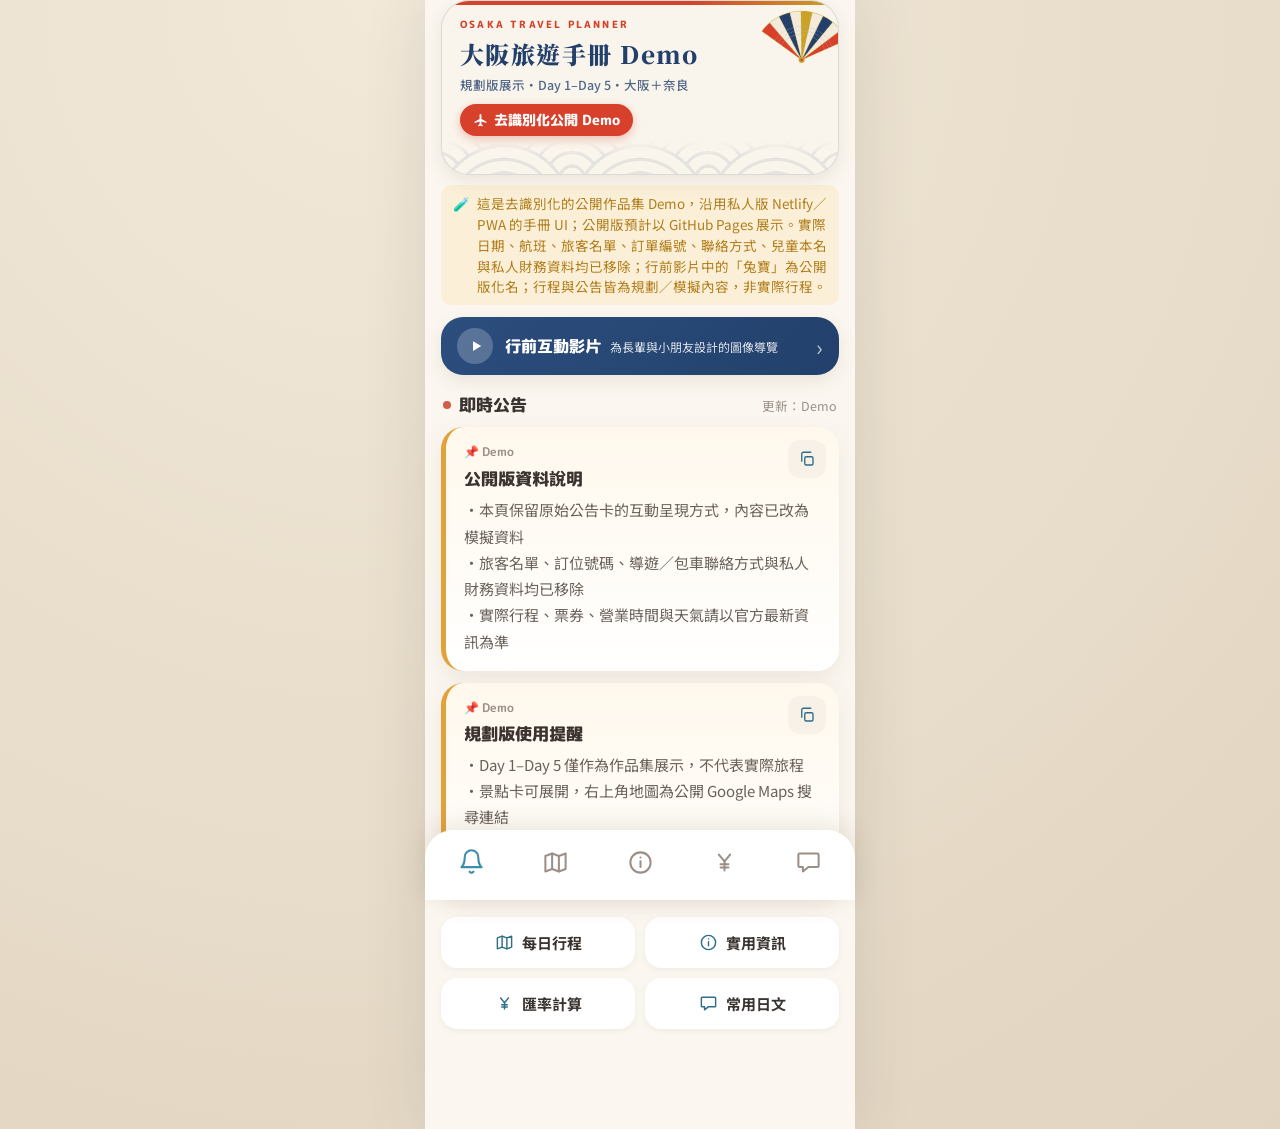
<file: index.html>
<!DOCTYPE html>
<html lang="zh-Hant">
<head>
<meta charset="UTF-8">
<meta name="viewport" content="width=device-width, initial-scale=1.0, maximum-scale=1.0, user-scalable=no">
<title>大阪旅遊手冊 Demo</title>
<meta name="theme-color" content="#173C60">
<link rel="icon" type="image/png" href="assets/app-icon-osaka-v3.png?v=20260717c">
<link rel="apple-touch-icon" href="assets/app-icon-osaka-v3.png?v=20260717c">
<link rel="preconnect" href="https://fonts.googleapis.com">
<link rel="preconnect" href="https://fonts.gstatic.com" crossorigin>
<link href="https://fonts.googleapis.com/css2?family=Noto+Sans+TC:wght@400;500;700;900&family=M+PLUS+Rounded+1c:wght@700;800;900&family=Noto+Serif+TC:wght@700;900&display=swap" rel="stylesheet">
<link rel="stylesheet" href="styles.css">
</head>
<body>
<div id="app">
  <section id="screen-home" class="screen active"></section>
  <section id="screen-trip" class="screen"></section>
  <section id="screen-info" class="screen"></section>
  <section id="screen-rate" class="screen"></section>
  <section id="screen-jp" class="screen"></section>
</div>

<nav class="nav" id="nav">
  <button data-tab="home" class="active" aria-label="公告"><span class="nicon"><svg viewBox="0 0 24 24" fill="none" stroke="currentColor" stroke-width="1.8" stroke-linecap="round" stroke-linejoin="round"><path d="M18 8a6 6 0 1 0-12 0c0 7-3 9-3 9h18s-3-2-3-9"/><path d="M13.7 21a2 2 0 0 1-3.4 0"/></svg></span></button>
  <button data-tab="trip" aria-label="行程"><span class="nicon"><svg viewBox="0 0 24 24" fill="none" stroke="currentColor" stroke-width="1.8" stroke-linecap="round" stroke-linejoin="round"><path d="M9 4 3 6.2v13.8l6-2.2 6 2.2 6-2.2V4l-6 2.2L9 4Z"/><path d="M9 4v13.8M15 6.2V20"/></svg></span></button>
  <button data-tab="info" aria-label="資訊"><span class="nicon"><svg viewBox="0 0 24 24" fill="none" stroke="currentColor" stroke-width="1.8" stroke-linecap="round" stroke-linejoin="round"><circle cx="12" cy="12" r="9"/><path d="M12 11v5"/><path d="M12 7.6h.01"/></svg></span></button>
  <button data-tab="rate" aria-label="匯率"><span class="nicon"><svg viewBox="0 0 24 24" fill="none" stroke="currentColor" stroke-width="1.8" stroke-linecap="round" stroke-linejoin="round"><path d="M7 5l5 6 5-6"/><path d="M12 11v8"/><path d="M8.5 13.5h7M8.5 16.5h7"/></svg></span></button>
  <button data-tab="jp" aria-label="日文"><span class="nicon"><svg viewBox="0 0 24 24" fill="none" stroke="currentColor" stroke-width="1.8" stroke-linecap="round" stroke-linejoin="round"><path d="M20 4H4a1 1 0 0 0-1 1v10a1 1 0 0 0 1 1h3v4l5-4h8a1 1 0 0 0 1-1V5a1 1 0 0 0-1-1Z"/></svg></span></button>
</nav>

<div class="toast" id="toast"></div>

<script src="demo-data.js"></script>
<script src="app.js"></script>
</body>
</html>
</file>
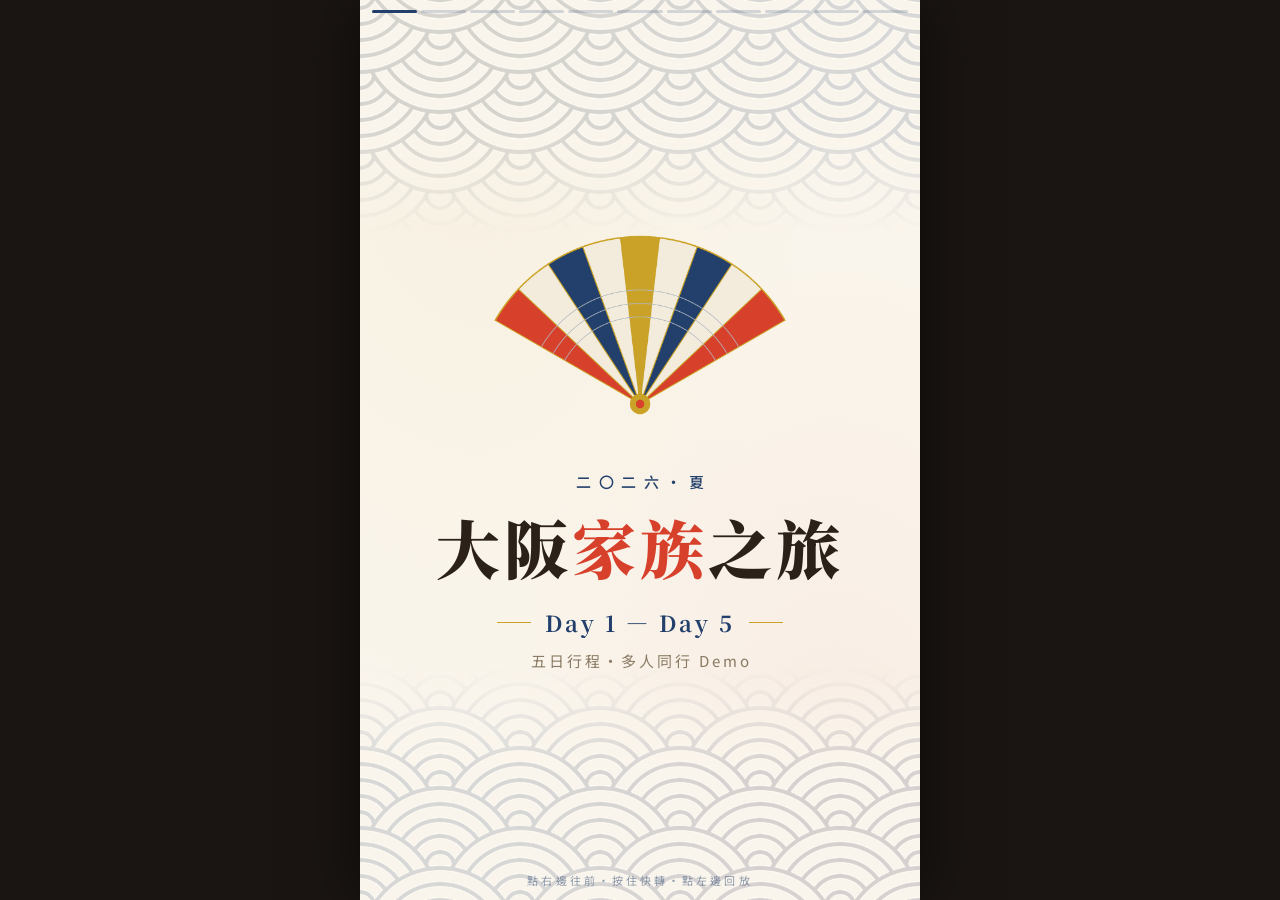
<file: 行前影片/index.html>
<!DOCTYPE html>
<html lang="zh-Hant">
<head>
<meta charset="UTF-8">
<meta name="viewport" content="width=device-width, initial-scale=1, viewport-fit=cover">
<title>大阪家族之旅 Demo｜行前互動導覽</title>
<meta name="description" content="大阪家族之旅公開 Demo 的行前互動導覽，手機直向優先。">
<link rel="preconnect" href="https://fonts.googleapis.com">
<link rel="preconnect" href="https://fonts.gstatic.com" crossorigin>
<link href="https://fonts.googleapis.com/css2?family=Noto+Serif+TC:wght@500;700;900&family=Noto+Sans+TC:wght@400;500;700&display=swap" rel="stylesheet">
<style>
:root{
  --cream:#FAF5EC;
  --cream-deep:#F3EBDC;
  --verm:#D7402B;
  --indigo:#22406B;
  --gold:#C9A227;
  --ink:#2B2118;
  --serif:'Noto Serif TC',serif;
  --sans:'Noto Sans TC',sans-serif;
}
*{margin:0;padding:0;box-sizing:border-box}
html,body{height:100%}
body{
  font-family:var(--sans);
  background:#1A1512;
  color:var(--ink);
  overflow:hidden;
  -webkit-tap-highlight-color:transparent;
  user-select:none;
  -webkit-user-select:none;
  -webkit-touch-callout:none;
  touch-action:manipulation;
}
#stage{
  position:fixed;inset:0;margin:auto;
  width:100%;height:100dvh;
  max-width:560px;
  overflow:hidden;
  background:var(--cream);
  box-shadow:0 0 60px rgba(0,0,0,.55);
}
@media (min-width:561px){ #stage{height:min(100dvh, 178vw)} }

/* ---------- progress ---------- */
#progress{
  position:absolute;top:0;left:0;right:0;z-index:40;
  display:flex;gap:4px;
  padding:calc(env(safe-area-inset-top, 0px) + 10px) 12px 0;
}
#progress span{
  flex:1;height:3px;border-radius:2px;
  background:rgba(255,255,255,.38);
  overflow:hidden;position:relative;
}
#progress span::after{
  content:"";position:absolute;inset:0;
  background:#fff;
  transform:scaleX(0);transform-origin:left;
}
#progress span.done::after{transform:scaleX(1)}
#progress span.active::after{
  animation:seg linear forwards;
  animation-duration:var(--dur,8s);
}
@keyframes seg{to{transform:scaleX(1)}}
body.washi-scene #progress span{background:rgba(34,64,107,.18)}
body.washi-scene #progress span::after{background:var(--indigo)}

/* ---------- scenes ---------- */
.scene{
  position:absolute;inset:0;
  opacity:0;visibility:hidden;
  transition:opacity .9s ease;
  z-index:1;
}
.scene.on{opacity:1;visibility:visible;z-index:2}

/* washi texture base for paper scenes */
.washi{
  background:
    radial-gradient(ellipse at 20% 10%, rgba(201,162,39,.06), transparent 55%),
    radial-gradient(ellipse at 85% 90%, rgba(215,64,43,.05), transparent 50%),
    var(--cream);
}
.seigaiha-band{
  position:absolute;left:0;right:0;height:26%;
  background:url("assets/art/seigaiha_indigo.png") repeat;
  background-size:160px 80px;
  pointer-events:none;
}
.seigaiha-band.bottom{bottom:0;-webkit-mask-image:linear-gradient(to top,#000 55%,transparent);mask-image:linear-gradient(to top,#000 55%,transparent)}
.seigaiha-band.top{top:0;transform:scaleY(-1);-webkit-mask-image:linear-gradient(to top,#000 55%,transparent);mask-image:linear-gradient(to top,#000 55%,transparent)}

/* entrance choreography (retriggered per scene via .on) */
.rise{opacity:0;transform:translateY(26px)}
.on .rise{animation:rise .9s cubic-bezier(.2,.7,.2,1) forwards;animation-delay:var(--d,0s)}
@keyframes rise{to{opacity:1;transform:none}}

/* ---------- scene 1 · title ---------- */
#s-title{display:flex;flex-direction:column;align-items:center;justify-content:center;text-align:center;padding:24px}
#s-title .sun{width:min(64vw,300px);margin-bottom:5vh}
#s-title .sun img{width:100%;height:auto;animation:floaty 5s ease-in-out infinite alternate}
@keyframes spin{to{transform:rotate(360deg)}}
@keyframes floaty{from{transform:translateY(0)}to{transform:translateY(-10px)}}
#s-title .kicker{
  font-family:var(--sans);font-weight:500;letter-spacing:.5em;text-indent:.5em;
  color:var(--indigo);font-size:clamp(12px,3.2vw,15px);margin-bottom:14px;
}
#s-title h1{
  font-family:var(--serif);font-weight:900;color:var(--ink);
  font-size:clamp(38px,11vw,64px);line-height:1.28;letter-spacing:.06em;
}
#s-title h1 .accent{color:var(--verm)}
#s-title .dates{
  margin-top:20px;display:inline-flex;align-items:center;gap:14px;
  font-family:var(--serif);font-weight:700;color:var(--indigo);
  font-size:clamp(16px,4.6vw,22px);letter-spacing:.12em;
}
#s-title .dates::before,#s-title .dates::after{
  content:"";width:34px;height:1px;background:var(--gold);
}
#s-title .sub{
  margin-top:12px;color:#8A7A63;font-size:clamp(13px,3.6vw,15px);letter-spacing:.2em;text-indent:.2em;
}

/* ---------- scene 2 · birthday dedication ---------- */
#s-dedic{display:flex;flex-direction:column;align-items:center;justify-content:center;text-align:center;padding:24px}
#s-dedic .daruma{width:min(38vw,190px);margin-bottom:5vh}
#s-dedic .daruma img{width:100%}
#s-dedic p{
  font-family:var(--serif);font-weight:700;color:var(--ink);
  font-size:clamp(22px,6.4vw,34px);line-height:1.9;letter-spacing:.08em;
}
#s-dedic p .accent{color:var(--verm);font-weight:900}
#s-dedic .note{
  margin-top:3.5vh;font-family:var(--sans);font-weight:400;color:#8A7A63;
  font-size:clamp(12px,3.4vw,14px);letter-spacing:.3em;text-indent:.3em;
}

/* ---------- scene 3 · boarding passes ---------- */
#s-fly,#s-back{display:flex;flex-direction:column;justify-content:flex-end;background:#0E1B2E}
#s-fly .bg,#s-back .bg{position:absolute;inset:0}
#s-fly .bg img,#s-back .bg img{width:100%;height:100%;object-fit:cover;opacity:.82}
#s-fly .bg::after,#s-back .bg::after{content:"";position:absolute;inset:0;background:linear-gradient(to top,rgba(10,18,32,.92) 0%,rgba(10,18,32,.45) 45%,rgba(10,18,32,.08) 75%)}
#s-fly .head,#s-back .head{position:relative;z-index:2;padding:0 22px 8px;color:#fff}
#s-fly .head .jp,#s-back .head .jp{font-size:clamp(12px,3.4vw,14px);letter-spacing:.42em;opacity:.85}
#s-fly .head h2,#s-back .head h2{font-family:var(--serif);font-weight:900;font-size:clamp(26px,7.6vw,40px);letter-spacing:.1em;margin-top:6px}
#s-fly .passes,#s-back .passes{position:relative;z-index:2;padding:14px 16px calc(env(safe-area-inset-bottom,0px) + 44px);display:grid;gap:12px}
.pass{
  background:var(--cream);border-radius:12px;overflow:hidden;
  display:grid;grid-template-columns:1fr 86px;
  box-shadow:0 12px 30px rgba(0,0,0,.4);
}
.pass .main{padding:12px 14px 14px}
.pass .row1{display:flex;justify-content:space-between;align-items:baseline;margin-bottom:10px}
.pass .airline{font-weight:700;font-size:12px;letter-spacing:.14em;color:var(--indigo)}
.pass.verm .airline{color:var(--verm)}
.pass .group{font-family:var(--serif);font-weight:700;font-size:13px;color:var(--ink);background:var(--cream-deep);padding:2px 8px;border-radius:4px}
.pass .route{display:flex;align-items:center;gap:10px}
.pass .apt{text-align:center}
.pass .apt b{display:block;font-family:var(--serif);font-weight:900;font-size:clamp(24px,7vw,30px);letter-spacing:.04em;color:var(--ink)}
.pass .apt i{font-style:normal;font-size:11px;color:#8A7A63;display:block;margin-top:2px}
.pass .path{flex:1;display:flex;flex-direction:column;align-items:center;gap:3px}
.pass .path .line{width:100%;height:1px;background:repeating-linear-gradient(90deg,var(--indigo) 0 6px,transparent 6px 11px);position:relative}
.pass.verm .path .line{background:repeating-linear-gradient(90deg,var(--verm) 0 6px,transparent 6px 11px)}
.pass .path svg{width:18px;height:18px}
.pass .path .fno{font-size:11px;font-weight:700;letter-spacing:.1em;color:var(--indigo)}
.pass.verm .path .fno{color:var(--verm)}
.pass .stub{
  border-left:2px dashed rgba(43,33,24,.25);
  display:flex;flex-direction:column;align-items:center;justify-content:center;gap:6px;
  padding:10px 6px;background:var(--cream-deep);
}
.pass .stub .t{font-size:10px;color:#8A7A63;letter-spacing:.1em}
.pass .stub .n{font-family:var(--serif);font-weight:900;font-size:20px;color:var(--ink)}
.pass .stub .bar{width:52px;height:26px;background:repeating-linear-gradient(90deg,var(--ink) 0 2px,transparent 2px 4px)}
#s-fly .meet,#s-back .meet{
  position:relative;z-index:2;order:3;margin:2px 22px calc(env(safe-area-inset-bottom,0px) + 18px);
  color:#EAD9A6;font-size:clamp(13px,3.7vw,15px);letter-spacing:.14em;text-align:center;
}
#s-fly .passes,#s-back .passes{padding-bottom:10px}

/* ---------- day scenes (photo stories) ---------- */
.day{background:#141010}
.day .photos,.day .photos figure{position:absolute;inset:0}
.day .photos figure{opacity:0;transition:opacity 1.1s ease}
.day .photos figure.show{opacity:1}
.day .photos img{width:100%;height:100%;object-fit:cover}
.on .photos figure.show img{animation:kenburns 9s ease-out forwards}
@keyframes kenburns{from{transform:scale(1.02)}to{transform:scale(1.13)}}
.day .photos figure:nth-child(even).show img{transform-origin:20% 30%}
.day .photos figure:nth-child(odd).show img{transform-origin:80% 70%}
.day .shade{position:absolute;inset:0;pointer-events:none;
  background:linear-gradient(to top,rgba(15,10,8,.88) 0%,rgba(15,10,8,.35) 34%,rgba(15,10,8,0) 55%),
             linear-gradient(to bottom,rgba(15,10,8,.5) 0%,rgba(15,10,8,0) 22%)}
.day .tab{
  position:absolute;top:calc(env(safe-area-inset-top,0px) + 34px);right:16px;z-index:5;
  writing-mode:vertical-rl;
  font-family:var(--serif);font-weight:700;
  color:var(--cream);background:var(--verm);
  padding:14px 7px;font-size:15px;letter-spacing:.3em;
  border-radius:3px;box-shadow:0 4px 14px rgba(0,0,0,.35);
}
.day.indigo .tab{background:var(--indigo)}
.day.gold .tab{background:var(--gold);color:#3A2E10}
.day .cap{
  position:absolute;left:0;right:0;bottom:0;z-index:5;
  padding:0 22px calc(env(safe-area-inset-bottom,0px) + 40px);color:#fff;
}
.day .cap .date{
  font-size:clamp(11px,3vw,13px);letter-spacing:.4em;color:#EAD9A6;margin-bottom:8px;
}
.day .cap h2{
  font-family:var(--serif);font-weight:900;
  font-size:clamp(28px,8.4vw,44px);letter-spacing:.08em;line-height:1.3;
}
.day .cap .spots{margin-top:12px;min-height:1.6em;position:relative}
.day .cap .spots span{
  position:absolute;left:0;top:0;opacity:0;transition:opacity .8s ease;
  font-size:clamp(17px,5vw,21px);font-weight:700;letter-spacing:.1em;color:rgba(255,255,255,.96);
  text-shadow:0 1px 8px rgba(0,0,0,.5);
}
.day .cap .spots span.show{opacity:1}
.day .art-accent{position:absolute;z-index:4;pointer-events:none}

/* ---------- scene 8 · birthday day4 extra ---------- */
#s-d4 .cap .date{color:#FFD98A}

/* ---------- scene 9 · finale ---------- */
#s-end{background:#141010;display:flex;flex-direction:column;align-items:center;justify-content:flex-end;text-align:center}
#s-end .bg{position:absolute;inset:0}
#s-end .bg img{width:100%;height:100%;object-fit:cover;opacity:.7}
#s-end .bg::after{content:"";position:absolute;inset:0;background:linear-gradient(to top,rgba(12,8,6,.94) 8%,rgba(12,8,6,.6) 60%,rgba(12,8,6,.3))}
#s-end .torii{position:relative;z-index:2;width:min(34vw,170px)}
#s-end .torii img{width:100%}
#s-end .fin{position:relative;z-index:25;padding:3vh 24px calc(env(safe-area-inset-bottom,0px) + 5vh)}
#s-end h2{
  font-family:var(--serif);font-weight:900;color:#fff;
  font-size:clamp(28px,8.6vw,46px);letter-spacing:.1em;line-height:1.5;
}
#s-end h2 .accent{color:#F2B33D}
#s-end .fin p{margin-top:14px;color:rgba(255,255,255,.8);font-size:clamp(13px,3.7vw,15px);letter-spacing:.2em}
#s-end .actions{margin-top:4vh;display:flex;gap:12px;justify-content:center;flex-wrap:wrap}
#s-end .actions a,#s-end .actions button{
  font-family:var(--sans);font-weight:700;font-size:15px;letter-spacing:.1em;
  padding:13px 26px;border-radius:999px;cursor:pointer;min-height:48px;
  border:1.5px solid rgba(255,255,255,.55);background:transparent;color:#fff;
  text-decoration:none;display:inline-flex;align-items:center;gap:8px;
  transition:background .25s,color .25s,border-color .25s;
}
#s-end .actions .primary{background:var(--verm);border-color:var(--verm)}
#s-end .actions a:hover,#s-end .actions button:hover{background:rgba(255,255,255,.14)}
#s-end .actions .primary:hover{background:#C13221}

/* ---------- hint & tap zones ---------- */
#hint{
  position:absolute;bottom:calc(env(safe-area-inset-bottom,0px) + 12px);left:0;right:0;z-index:30;
  text-align:center;font-size:11px;letter-spacing:.28em;color:rgba(255,255,255,.55);
  pointer-events:none;transition:opacity .6s;
}
body.washi-scene #hint{color:rgba(34,64,107,.5)}
#tap-prev,#tap-next{position:absolute;top:0;bottom:0;z-index:20;background:transparent;border:0;cursor:pointer;touch-action:manipulation}
#tap-prev{left:0;width:32%}
#tap-next{right:0;width:68%}
body.finale #tap-prev,body.finale #tap-next{bottom:45%}

/* ---------- reduced motion ---------- */
@media (prefers-reduced-motion: reduce){
  .on .photos figure.show img{animation:none}
  #s-title .sun img,#s-end .torii img{animation:none}
  .on .rise{animation-duration:.01s}
  .scene{transition-duration:.2s}
}
</style>
</head>
<body>
<div id="stage">
  <div id="progress" aria-hidden="true"></div>

  <!-- 1 · title -->
  <section class="scene washi" id="s-title" data-dur="7000" data-paper>
    <div class="seigaiha-band top"></div>
    <div class="seigaiha-band bottom"></div>
    <div class="sun rise" style="--d:.1s"><img src="assets/art/fan.png" alt=""></div>
    <p class="kicker rise" style="--d:.35s">二〇二六・夏</p>
    <h1 class="rise" style="--d:.5s">大阪<span class="accent">家族</span>之旅</h1>
    <p class="dates rise" style="--d:.75s">Day 1 — Day 5</p>
    <p class="sub rise" style="--d:.95s">五日行程・多人同行 Demo</p>
  </section>

  <!-- 2 · dedication -->
  <section class="scene washi" id="s-dedic" data-dur="6500" data-paper>
    <div class="seigaiha-band bottom"></div>
    <div class="daruma rise" style="--d:.1s"><img src="assets/art/daruma.png" alt="許願達摩，左眼已點——祝旅途平安"></div>
    <p class="rise" style="--d:.4s">這一趟，<br>為了 <span class="accent">兔寶</span><br>的生日旅行</p>
    <p class="note rise" style="--d:.7s">全家人，一起去大阪</p>
  </section>

  <!-- 3 · boarding -->
  <section class="scene" id="s-fly" data-dur="11000">
    <div class="bg"><img src="assets/photos/open_wing.jpg" alt="機翼與雲海"></div>
    <div class="head rise" style="--d:.1s">
      <p class="jp">Day 1・出發</p>
      <h2>啟程</h2>
    </div>
    <div class="passes">
      <div class="pass rise" style="--d:.45s">
        <div class="main">
          <div class="row1"><span class="airline">公開版示意</span><span class="group">旅伴 A 組（Demo）</span></div>
          <div class="route">
            <div class="apt"><b>台北</b><i>出發・Demo</i></div>
            <div class="path">
              <span class="fno">DEMO-01</span>
              <div class="line"></div>
              <svg viewBox="0 0 24 24" fill="var(--indigo)" aria-hidden="true"><path d="M21.5 15.5c.83 0 1.5-.67 1.5-1.5s-.67-1.5-1.5-1.5h-5.1L10 3H7.6l3.2 9.5H5.3l-1.9-2.4H1.5l1.9 3.9-1.9 3.9h1.9l1.9-2.4h5.5L7.6 25H10l6.4-9.5h5.1Z" transform="scale(.85) translate(1 -1)"/></svg>
            </div>
            <div class="apt"><b>大阪</b><i>抵達・Demo</i></div>
          </div>
        </div>
        <div class="stub"><span class="t">航廈</span><span class="n">T1</span><span class="bar"></span></div>
      </div>
      <div class="pass verm rise" style="--d:.65s">
        <div class="main">
          <div class="row1"><span class="airline">公開版示意</span><span class="group">旅伴 B 組（Demo）</span></div>
          <div class="route">
            <div class="apt"><b>異地</b><i>出發・Demo</i></div>
            <div class="path">
              <span class="fno">DEMO-02</span>
              <div class="line"></div>
              <svg viewBox="0 0 24 24" fill="var(--verm)" aria-hidden="true"><path d="M21.5 15.5c.83 0 1.5-.67 1.5-1.5s-.67-1.5-1.5-1.5h-5.1L10 3H7.6l3.2 9.5H5.3l-1.9-2.4H1.5l1.9 3.9-1.9 3.9h1.9l1.9-2.4h5.5L7.6 25H10l6.4-9.5h5.1Z" transform="scale(.85) translate(1 -1)"/></svg>
            </div>
            <div class="apt"><b>大阪</b><i>抵達・Demo</i></div>
          </div>
        </div>
        <div class="stub"><span class="t">航廈</span><span class="n">T3</span><span class="bar"></span></div>
      </div>
    </div>
    <p class="meet rise" style="--d:.9s">抵達後・關西機場集合，接續行程</p>
  </section>

  <!-- 3b · hotels -->
  <section class="scene day indigo" id="s-hotel" data-dur="10000">
    <div class="photos">
      <figure><img src="assets/photos/d1_parkfront.jpg" alt="Park Front 飯店夜景"></figure>
      <figure><img src="assets/photos/d3_omo7.png" alt="OMO7 大阪外觀"></figure>
    </div>
    <div class="shade"></div>
    <span class="tab">住宿</span>
    <div class="cap">
      <p class="date rise" style="--d:.2s">兩間飯店・各住兩晚</p>
      <h2 class="rise" style="--d:.35s">這五天，住這裡</h2>
      <div class="spots" data-sync>
        <span>前兩晚・環球影城旁的飯店</span>
        <span>後兩晚・星野飯店・大浴場和夜市</span>
      </div>
    </div>
  </section>

  <!-- 4 · day 1 -->
  <section class="scene day indigo" id="s-d1" data-dur="9000">
    <div class="photos">
      <figure><img src="assets/photos/d1_usj.jpg" alt="USJ 環球影城入口"></figure>
      <figure><img src="assets/photos/d1_parkfront.jpg" alt="Park Front Hotel 夜景"></figure>
    </div>
    <div class="shade"></div>
    <span class="tab">第一天</span>
    <div class="cap">
      <p class="date rise" style="--d:.2s">Day 1・抵達大阪</p>
      <h2 class="rise" style="--d:.35s">初相見</h2>
      <div class="spots" data-sync>
        <span>環球影城門前商店街散步</span>
        <span>飯店自助晚餐・全員到齊</span>
      </div>
    </div>
  </section>

  <!-- 5 · day 2 -->
  <section class="scene day" id="s-d2" data-dur="16000">
    <div class="photos">
      <figure><img src="assets/photos/d2_cupnoodles.jpg" alt="日清泡麵博物館"></figure>
      <figure><img src="assets/photos/d2_soba.jpg" alt="十割蕎麥麵"></figure>
      <figure><img src="assets/photos/d2_katsuoji.png" alt="勝尾寺達摩"></figure>
      <figure><img src="assets/photos/d2_shinsekai.png" alt="新世界通天閣"></figure>
      <figure><img src="assets/photos/d2_izakaya.png" alt="燒鳥居酒屋"></figure>
    </div>
    <div class="shade"></div>
    <span class="tab">第二天</span>
    <div class="cap">
      <p class="date rise" style="--d:.2s">Day 2・大阪近郊</p>
      <h2 class="rise" style="--d:.35s">泡麵・達摩・新世界</h2>
      <div class="spots" data-sync>
        <span>泡麵博物館・做一碗自己的泡麵</span>
        <span>午餐・十割蕎麥麵</span>
        <span>勝尾寺・滿山的勝利達摩</span>
        <span>通天閣・懷舊老街散步</span>
        <span>晚餐・串燒居酒屋</span>
      </div>
    </div>
  </section>

  <!-- 6 · day 3 -->
  <section class="scene day indigo" id="s-d3" data-dur="22000">
    <div class="photos">
      <figure><img src="assets/photos/d3_cafe.jpg" alt="奈良秘境咖啡廳"></figure>
      <figure><img src="assets/photos/d3_deer.jpg" alt="奈良公園母子鹿" style="object-position:20% 50%"></figure>
      <figure><img src="assets/photos/d3_himuro.jpg" alt="冰室神社"></figure>
      <figure><img src="assets/photos/d3_todaiji.jpg" alt="東大寺"></figure>
      <figure><img src="assets/photos/d3_harukas.jpg" alt="阿倍野展望台"></figure>
      <figure><img src="assets/photos/d3_yakiniku.jpg" alt="國產牛燒肉"></figure>
      <figure><img src="assets/photos/d3_pikapika.png" alt="飯店橫丁夜市"></figure>
    </div>
    <div class="shade"></div>
    <span class="tab">第三天</span>
    <div class="cap">
      <p class="date rise" style="--d:.2s">Day 3・奈良</p>
      <h2 class="rise" style="--d:.35s">與鹿相遇的一天</h2>
      <div class="spots" data-sync>
        <span>奈良秘境咖啡廳・季節午餐</span>
        <span>奈良公園・餵小鹿</span>
        <span>冰室神社・夏日參拜</span>
        <span>世界遺產・東大寺大佛</span>
        <span>日本第一高樓・看夜景</span>
        <span>晚餐・國產牛燒肉吃到飽</span>
        <span>入住新飯店・逛橫丁夜市</span>
      </div>
    </div>
  </section>

  <!-- 7 · day 4 birthday -->
  <section class="scene day gold" id="s-d4" data-dur="16000">
    <div class="photos">
      <figure><img src="assets/photos/d4_kaiyukan.jpg" alt="大阪海遊館鯨鯊"></figure>
      <figure><img src="assets/photos/d4_kaiseki.jpg" alt="日式懷石料理"></figure>
      <figure><img src="assets/photos/d4_shinsaibashi.png" alt="心齋橋"></figure>
      <figure><img src="assets/photos/d4_yasaka.jpg" alt="難波八阪神社獅子殿"></figure>
      <figure><img src="assets/photos/d4_crab.jpg" alt="松葉蟹大餐"></figure>
    </div>
    <div class="shade"></div>
    <span class="tab">第四天</span>
    <div class="cap">
      <p class="date rise" style="--d:.2s">Day 4・生日快樂</p>
      <h2 class="rise" style="--d:.35s">兔寶的生日旅行</h2>
      <div class="spots" data-sync>
        <span>海遊館・抬頭看鯨鯊游過</span>
        <span>午餐・日式懷石料理</span>
        <span>心齋橋・慢慢逛街購物</span>
        <span>難波八阪神社・大獅子頭</span>
        <span>晚上・松葉蟹慶生宴</span>
      </div>
    </div>
  </section>

  <!-- 8 · day 5 -->
  <section class="scene day" id="s-d5" data-dur="7500">
    <div class="photos">
      <figure><img src="assets/photos/d5_rinku.jpg" alt="臨空城購物中心"></figure>
    </div>
    <div class="shade"></div>
    <span class="tab">第五天</span>
    <div class="cap">
      <p class="date rise" style="--d:.2s">Day 5・回程</p>
      <h2 class="rise" style="--d:.35s">滿載而歸</h2>
      <div class="spots" data-sync>
        <span>機場旁購物中心・最後採買</span>
      </div>
    </div>
  </section>

  <!-- 8b · return flights -->
  <section class="scene" id="s-back" data-dur="11000">
    <div class="bg"><img src="assets/photos/open_wing.jpg" alt="機翼與雲海" style="transform:scaleX(-1)"></div>
    <div class="head rise" style="--d:.1s">
      <p class="jp">Day 5・回程</p>
      <h2>回家</h2>
    </div>
    <div class="passes">
      <div class="pass verm rise" style="--d:.45s">
        <div class="main">
          <div class="row1"><span class="airline">公開版示意</span><span class="group">旅伴 B 組（Demo）</span></div>
          <div class="route">
            <div class="apt"><b>大阪</b><i>出發・Demo</i></div>
            <div class="path">
              <span class="fno">DEMO-03</span>
              <div class="line"></div>
              <svg viewBox="0 0 24 24" fill="var(--verm)" aria-hidden="true"><path d="M21.5 15.5c.83 0 1.5-.67 1.5-1.5s-.67-1.5-1.5-1.5h-5.1L10 3H7.6l3.2 9.5H5.3l-1.9-2.4H1.5l1.9 3.9-1.9 3.9h1.9l1.9-2.4h5.5L7.6 25H10l6.4-9.5h5.1Z" transform="scale(.85) translate(1 -1)"/></svg>
            </div>
            <div class="apt"><b>異地</b><i>抵達・Demo</i></div>
          </div>
        </div>
        <div class="stub"><span class="t">航廈</span><span class="n">T1</span><span class="bar"></span></div>
      </div>
      <div class="pass rise" style="--d:.65s">
        <div class="main">
          <div class="row1"><span class="airline">公開版示意</span><span class="group">旅伴 A 組（Demo）</span></div>
          <div class="route">
            <div class="apt"><b>大阪</b><i>出發・Demo</i></div>
            <div class="path">
              <span class="fno">DEMO-04</span>
              <div class="line"></div>
              <svg viewBox="0 0 24 24" fill="var(--indigo)" aria-hidden="true"><path d="M21.5 15.5c.83 0 1.5-.67 1.5-1.5s-.67-1.5-1.5-1.5h-5.1L10 3H7.6l3.2 9.5H5.3l-1.9-2.4H1.5l1.9 3.9-1.9 3.9h1.9l1.9-2.4h5.5L7.6 25H10l6.4-9.5h5.1Z" transform="scale(.85) translate(1 -1)"/></svg>
            </div>
            <div class="apt"><b>台北</b><i>抵達・Demo</i></div>
          </div>
        </div>
        <div class="stub"><span class="t">航廈</span><span class="n">T1</span><span class="bar"></span></div>
      </div>
    </div>
    <p class="meet rise" style="--d:.9s">行李裝滿伴手禮——我們回家囉</p>
  </section>

  <!-- 9 · finale -->
  <section class="scene" id="s-end" data-dur="0">
    <div class="bg"><img src="assets/photos/end_dotonbori.jpg" alt="道頓堀霓虹夜景"></div>
    <div class="torii rise" style="--d:.2s"><img src="assets/art/torii.png" alt=""></div>
    <div class="fin">
      <h2 class="rise" style="--d:.4s">五日行程，<br><span class="accent">大阪見</span></h2>
      <p class="rise" style="--d:.6s">行程細節，都在旅遊手冊網站</p>
      <div class="actions rise" style="--d:.8s">
        <a class="primary" href="../" target="_blank" rel="noopener">打開公開旅遊手冊</a>
        <button type="button" id="replay">再看一次</button>
      </div>
    </div>
  </section>

  <p id="hint">點右邊往前・按住快轉・點左邊回放</p>
  <button id="tap-prev" aria-label="上一幕"></button>
  <button id="tap-next" aria-label="下一幕"></button>
</div>

<script>
(function(){
  const scenes = [...document.querySelectorAll('.scene')];
  const progress = document.getElementById('progress');
  const hint = document.getElementById('hint');
  const reduced = matchMedia('(prefers-reduced-motion: reduce)').matches;

  scenes.forEach(() => progress.appendChild(document.createElement('span')));
  const segs = [...progress.children];

  let idx = -1, sceneTimer = null, photoTimer = null;
  let figs = [], spots = [], p = 0, photoStep = 0;

  function stopTimers(){ clearTimeout(sceneTimer); clearInterval(photoTimer); sceneTimer = photoTimer = null; }

  function showPhoto(i){
    figs.forEach((f,k)=>f.classList.toggle('show', k===i));
    spots.forEach((s,k)=>s.classList.toggle('show', k===i));
  }

  function playPhotos(scene, dur){
    figs = [...scene.querySelectorAll('.photos figure')];
    spots = [...scene.querySelectorAll('[data-sync] span')];
    p = 0; photoStep = 0;
    if(!figs.length) return;
    showPhoto(0);
    if(figs.length > 1 && dur > 0){
      photoStep = dur / figs.length;
      photoTimer = setInterval(()=>{ p = (p+1) % figs.length; showPhoto(p); }, photoStep);
    }
  }

  // fast-forward: step one photo at a time, cross scenes when exhausted
  function stepForward(){
    if(figs.length > 1 && p < figs.length - 1){ p++; showPhoto(p); }
    else if(idx < scenes.length - 1){ go(idx + 1); }
  }

  // resume normal pacing for the rest of the current scene after a hold
  function resumeScene(){
    if(idx < 0) return;
    const dur = +scenes[idx].dataset.dur;
    if(dur <= 0) return;
    stopTimers();
    const remainPhotos = Math.max(figs.length - p, 1);
    if(figs.length > 1){
      photoTimer = setInterval(()=>{ p = (p+1) % figs.length; showPhoto(p); }, photoStep);
    }
    sceneTimer = setTimeout(()=>go(idx+1), photoStep ? photoStep*remainPhotos : dur);
  }

  function go(i){
    if(i < 0 || i >= scenes.length) return;
    stopTimers();
    idx = i;
    scenes.forEach((s,k)=>s.classList.toggle('on', k===i));
    document.body.classList.toggle('washi-scene', scenes[i].hasAttribute('data-paper'));
    document.body.classList.toggle('finale', +scenes[i].dataset.dur === 0);

    const dur = +scenes[i].dataset.dur;
    segs.forEach((seg,k)=>{
      seg.classList.remove('active','done');
      if(k < i) seg.classList.add('done');
    });
    if(dur > 0){
      segs[i].style.setProperty('--dur', dur+'ms');
      segs[i].classList.add('active');
      sceneTimer = setTimeout(()=>go(idx+1), dur);
    } else {
      segs[i].classList.add('done');
      hint.style.opacity = 0;
    }
    playPhotos(scenes[i], dur);
    if(i > 1) hint.style.opacity = 0;
  }

  // tap = next; hold = fast-forward photo by photo while pressed
  const nextBtn = document.getElementById('tap-next');
  let holdTimer = null, holdRepeat = null, holding = false;
  function clearHold(){ clearTimeout(holdTimer); clearInterval(holdRepeat); holdTimer = holdRepeat = null; }
  function endPress(advance){
    clearHold();
    if(holding){ holding = false; resumeScene(); }
    else if(advance) go(Math.min(idx+1, scenes.length-1));
  }
  nextBtn.addEventListener('pointerdown', ()=>{
    holding = false;
    holdTimer = setTimeout(()=>{
      holding = true; stopTimers(); stepForward();
      holdRepeat = setInterval(stepForward, 380);
    }, 420);
  });
  nextBtn.addEventListener('pointerup', ()=>endPress(true));
  nextBtn.addEventListener('pointercancel', ()=>endPress(false));
  nextBtn.addEventListener('pointerleave', ()=>{ if(holdTimer || holding) endPress(false); });
  document.getElementById('tap-prev').addEventListener('pointerup', ()=>go(Math.max(idx-1, 0)));
  document.getElementById('replay').addEventListener('click', e=>{ e.stopPropagation(); go(0); });
  document.addEventListener('contextmenu', e=>e.preventDefault());
  addEventListener('keydown', e=>{
    if(e.key==='ArrowRight'||e.key===' ') go(Math.min(idx+1, scenes.length-1));
    if(e.key==='ArrowLeft') go(Math.max(idx-1, 0));
  });

  // preload next scene photos
  const urls = [];
  scenes.forEach(s=>s.querySelectorAll('img').forEach(im=>urls.push(im.src)));
  urls.slice(0,6).forEach(u=>{ const im=new Image(); im.src=u; });

  go(0);
})();
</script>
</body>
</html>
</file>
<file: styles.css>
/* ============ 海濱晴空 Seaside Sky tokens ============ */
:root{
  --font-body:"Noto Sans TC","PingFang TC","Microsoft JhengHei",sans-serif;
  --font-round:"M PLUS Rounded 1c","Noto Sans TC",sans-serif;
  --ink:#3A3330; --ink-2:#6B615B; --ink-3:#9B8F88;
  --line:#ECE3D8; --paper:#FBF7F0; --card:#FFFFFF; --sink:#F7F1E8;
  --primary:#3E8DAA; --primary-d:#2E6E88;
  --accent:#FF7E5C; --accent-d:#E8623F;
  --soft:#E3F1F6; --sand:#F5E7D0;
  --day1:#DCEEF4; --day2:#B6DCE8; --day3:#7FC2D6; --day4:#4A9FBF; --day5:#2E7A93;
  --ok:#5E9E5E; --warn:#E0A53F; --danger:#D15C4C;
  --r-sm:10px; --r-md:16px; --r-lg:22px; --r-xl:28px; --r-pill:999px;
  --sh-sm:0 2px 6px rgba(116,92,64,.08);
  --sh-md:0 6px 18px rgba(116,92,64,.12);
  --sh-card:0 8px 22px rgba(116,92,64,.10);
  --sh-lg:0 14px 34px rgba(116,92,64,.16);
  --maxw:430px;
}
*{box-sizing:border-box; -webkit-tap-highlight-color:transparent; touch-action:manipulation;}
html,body{margin:0;padding:0;}
body{
  font-family:var(--font-body); color:var(--ink); background:#E4D8C5;
  background-image:radial-gradient(circle at 30% 0%,#F2E9D9,#E1D4C0);
  -webkit-font-smoothing:antialiased; min-height:100vh;
}
#app{
  max-width:var(--maxw); margin:0 auto; background:var(--paper);
  min-height:100vh; position:relative; box-shadow:0 0 60px rgba(58,51,48,.12);
}
.screen{display:none; padding:0 16px calc(96px + env(safe-area-inset-bottom)); animation:fade .25s ease;}
.screen.active{display:block;}
@keyframes fade{from{opacity:0; transform:translateY(6px);}to{opacity:1; transform:none;}}
@media (prefers-reduced-motion:reduce){*{animation:none!important; transition:none!important;}}

/* ---- screen header ---- */
.shead{padding:20px 4px 14px;}
.shead .kicker{font-size:13px; font-weight:700; letter-spacing:.08em; color:var(--primary); }
.shead h1{font-family:var(--font-round); font-weight:900; font-size:27px; margin:4px 0 0; color:var(--ink); line-height:1.2;}
.shead .sub{font-size:15px; color:var(--ink-2); margin-top:6px; line-height:1.5;}

/* ---- generic card ---- */
.card{background:var(--card); border-radius:var(--r-lg); box-shadow:var(--sh-card); overflow:hidden; margin-bottom:14px;}
.card-pad{padding:16px 18px;}
h2.sec{font-family:var(--font-round); font-weight:800; font-size:20px; margin:22px 4px 12px; color:var(--ink);}
h2.sec:first-child{margin-top:8px;}

/* ---- buttons ---- */
.btn{border:none; cursor:pointer; font-family:var(--font-body); font-weight:700; font-size:16px;
  min-height:48px; padding:0 22px; border-radius:var(--r-pill); display:inline-flex; align-items:center;
  justify-content:center; gap:8px; transition:transform .16s cubic-bezier(.34,1.4,.64,1),background .16s;}
.btn:active{transform:scale(.97);}
.btn.primary{background:var(--accent); color:#fff; box-shadow:var(--sh-sm);}
.btn.secondary{background:#fff; color:var(--primary); border:1.5px solid var(--line);}
.btn.full{width:100%;}
.btn.sm{min-height:40px; font-size:14px; padding:0 16px;}

/* ---- tags ---- */
.tag{display:inline-flex; align-items:center; gap:5px; padding:5px 11px; border-radius:var(--r-sm);
  font-size:13px; font-weight:500; white-space:nowrap;}
.tag.soft{background:var(--soft); color:var(--primary-d);}
.tag.sand{background:var(--sand); color:#9a6b2e;}
.tag.ok{background:#E7F1E7; color:var(--ok);}
.tag.warn{background:#FBEFD7; color:#b07d1a;}

/* ---- warning banner ---- */
.warnbar{background:#FBEFD7; color:#9a6b1a; border-radius:var(--r-md); padding:11px 14px;
  font-size:14px; line-height:1.55; font-weight:500; display:flex; gap:9px; align-items:flex-start; margin:0 0 12px;}
.warnbar .ic{font-size:17px; flex:none;}

/* ============ DAY CARDS ============ */
.daycard{display:flex; cursor:pointer; align-items:stretch;}
.day-left{width:70px; flex:none; display:flex; flex-direction:column; align-items:center; justify-content:center;
  gap:1px; padding:11px 6px; color:#fff;}
.day-left.lt{color:var(--ink);}
.day-left .dlabel{font-size:10.5px; font-weight:700; letter-spacing:.05em;}
.day-left .dno{font-family:var(--font-round); font-weight:900; font-size:27px; line-height:1;}
.day-left .ddate{font-size:10.5px; font-weight:700; opacity:.92; text-align:center;}
.day-body{flex:1; padding:10px 13px; min-width:0;}
.day-body .dtheme{font-size:15px; font-weight:700; color:var(--ink); line-height:1.3;}
.day-body .dhotel{font-size:11.5px; color:var(--ink-3); margin-top:2px;}
.day-acts{margin-top:7px; display:flex; flex-direction:column; gap:3px;}
.day-acts .act{font-size:12px; color:var(--ink-2); line-height:1.4; display:flex; gap:6px;}
.day-acts .act .em{flex:none;}
.expand-hint{font-size:12px; color:var(--primary); font-weight:600; margin-top:8px;}

/* ---- day detail (expanded) ---- */
.daydetail{display:none; padding:2px 2px 6px;}
.daydetail.open{display:block;}

/* timeline — v1 card style */
.tl{position:relative; padding-left:26px; margin:2px 0 2px;}
.tl::before{content:""; position:absolute; left:7px; top:6px; bottom:6px; width:2px; background:var(--line);}
.tl-item{position:relative; display:flex; gap:12px; padding-bottom:12px;}
.tl-item:last-child{padding-bottom:0;}
.tl-dot{position:absolute; left:-26px; top:5px; width:16px; height:16px; border-radius:50%;
  background:var(--primary); border:3px solid var(--sink);}
.tl-card{flex:1; background:#fff; border-radius:var(--r-md); box-shadow:var(--sh-sm); padding:11px 14px; min-width:0;}
.tl-time{font-family:var(--font-round); font-weight:700; font-size:15px; color:var(--primary);}
.tl-text{font-size:16px; color:var(--ink); line-height:1.5; margin-top:2px;}

/* ---- place card ---- */
.place{background:#fff; border:2px solid #DFD2C0; border-radius:var(--r-lg); box-shadow:var(--sh-sm); overflow:hidden; margin-top:12px; position:relative;}
.banner{aspect-ratio:16/9; display:flex; align-items:center; justify-content:center; position:relative;}
.banner .bem{font-size:60px; filter:drop-shadow(0 4px 12px rgba(0,0,0,.16));}
.banner .bname{position:absolute; left:14px; bottom:12px; color:#fff; font-weight:700; font-size:15px;
  text-shadow:0 2px 10px rgba(0,0,0,.4);}
.mapbtn{position:absolute; top:10px; right:10px; width:40px; height:40px; border-radius:50%;
  background:rgba(255,255,255,.94); display:flex; align-items:center; justify-content:center;
  font-size:19px; text-decoration:none; box-shadow:var(--sh-sm); z-index:3;}
.mapbtn:active{transform:scale(.93);}
.place-body{padding:14px 16px 16px;}
.place-name{font-family:var(--font-round); font-weight:800; font-size:19px; color:var(--ink);}
.place-intro{font-size:14.5px; color:var(--ink-2); line-height:1.7; margin-top:7px; text-wrap:pretty;}
.inforow{display:flex; flex-wrap:wrap; gap:8px; margin-top:12px;}
.note-line{font-size:13.5px; color:#b07d1a; background:#FBEFD7; border-radius:var(--r-sm);
  padding:8px 12px; margin-top:10px; line-height:1.55; display:flex; gap:7px;}
.linklist{margin-top:10px; display:flex; flex-direction:column; gap:6px;}
.linklist a{color:var(--primary); font-size:13.5px; font-weight:600; text-decoration:none;}

/* expandable (店家亮點) */
.expander{margin-top:12px; border-top:1px solid var(--line); padding-top:11px;}
.expander > .ehead{display:flex; align-items:center; justify-content:space-between; cursor:pointer;
  font-size:14.5px; font-weight:700; color:var(--primary-d);}
.expander .ehead .arrow{transition:transform .2s; font-size:13px;}
.expander.open .ehead .arrow{transform:rotate(180deg);}
.expander .ebody{display:none; margin-top:9px; flex-direction:column; gap:7px;}
.expander.open .ebody{display:flex;}
.ebody .hl{font-size:13.5px; color:var(--ink-2); line-height:1.5; display:flex; gap:7px;}
.ebody .hl.star{color:var(--ink); font-weight:600;}

/* ---- collapsible list (passengers, categories) ---- */
.collapse > .chead{display:flex; align-items:center; justify-content:space-between; cursor:pointer;
  padding:13px 0 2px; font-size:14px; font-weight:600; color:var(--primary-d);}
.collapse > .chead .arrow{transition:transform .2s; font-size:12px;}
.collapse.open > .chead .arrow{transform:rotate(180deg);}
.collapse > .cbody{display:none; padding-top:8px;}
.collapse.open > .cbody{display:block;}

/* ---- info / definition rows ---- */
.drow{display:flex; gap:12px; padding:9px 0; border-bottom:1px solid var(--line); font-size:14.5px;}
.drow:last-child{border-bottom:none;}
.drow .k{flex:none; width:78px; color:var(--ink-3); font-weight:500;}
.drow .v{color:var(--ink); line-height:1.55; flex:1;}
.namechips{display:flex; flex-wrap:wrap; gap:7px;}
.namechip{background:var(--sink); border-radius:var(--r-pill); padding:6px 13px; font-size:14px; color:var(--ink);}

/* ---- room table ---- */
.room{background:var(--sink); border-radius:var(--r-md); padding:12px 14px; margin-bottom:10px;}
.room .rtype{font-size:14px; font-weight:700; color:var(--ink); display:flex; align-items:center; gap:8px; flex-wrap:wrap;}
.room .rnums{display:flex; gap:6px;}
.room input.rno{width:62px; border:1.5px solid var(--line); border-radius:8px; padding:6px 8px; font-size:14px;
  font-family:var(--font-round); text-align:center; background:#fff; color:var(--ink);}
.room input.rno:focus{outline:none; border-color:var(--primary);}
.room .rguests{font-size:14px; color:var(--ink-2); margin-top:8px; line-height:1.5;}

/* ---- emergency rows ---- */
.erow{display:flex; gap:11px; padding:11px 0; border-bottom:1px solid var(--line); align-items:flex-start;}
.erow:last-child{border-bottom:none;}
.erow .et{font-size:14.5px; color:var(--ink); line-height:1.5;}
.erow .en{font-family:var(--font-round); font-weight:700; font-size:15px; color:var(--primary-d); margin-top:2px;}
.plainphone{font-size:12px; color:var(--ink-3); margin-top:8px;}

/* ============ 匯率 calculator ============ */
.prefixtags{display:flex; gap:8px; flex-wrap:wrap; margin-bottom:12px;}
.ptag{border:none; background:#fff; box-shadow:var(--sh-sm); color:var(--ink); border-radius:var(--r-pill);
  padding:6px 11px; font-size:10px; font-weight:500; cursor:pointer; font-family:var(--font-body);}
.ptag.active{background:var(--primary); color:#fff; box-shadow:none;}
.field{margin-bottom:12px;}
.field label{display:block; font-size:13px; color:var(--ink-3); font-weight:500; margin-bottom:6px;}
.field input.txt{width:100%; border:1.5px solid var(--line); border-radius:var(--r-md); padding:13px 15px;
  font-size:16px; font-family:var(--font-body); background:#fff; color:var(--ink);}
.field input.txt:focus{outline:none; border-color:var(--primary);}
.curgrid{display:flex; flex-direction:column; gap:10px;}
.curinput{display:flex; align-items:center; gap:12px; background:#fff; border:1.5px solid var(--line);
  border-radius:var(--r-md); padding:10px 15px;}
.curinput:focus-within{border-color:var(--primary);}
.curinput.active{border-color:var(--primary); box-shadow:0 0 0 2px var(--soft);}
.curinput.active .cur-meta .code{color:var(--primary-d);}
.curinput .flag{font-size:24px;}
.curinput .cur-meta{flex:none; width:54px;}
.curinput .cur-meta .code{font-family:var(--font-round); font-weight:800; font-size:15px; color:var(--ink);}
.curinput .cur-meta .name{font-size:11px; color:var(--ink-3);}
.curinput input{flex:1; border:none; outline:none; text-align:right; font-size:22px;
  font-family:var(--font-round); font-weight:700; color:var(--ink); background:transparent; min-width:0;}
.keypad{display:grid; grid-template-columns:repeat(4,1fr); gap:9px; margin-top:14px;}
.keypad button{border:none; border-radius:var(--r-md); background:#fff; box-shadow:var(--sh-sm);
  min-height:56px; font-size:21px; font-weight:800; color:var(--ink); cursor:pointer; font-family:var(--font-round);}
.keypad button:active{transform:scale(.94); background:var(--sink);}
.keypad button.op{background:var(--soft); color:var(--primary-d); font-size:23px;}
.keypad button.fn{background:var(--sink); color:var(--danger);}
.keypad button.eq{grid-row:span 2; background:var(--accent); color:#fff; font-size:26px; box-shadow:var(--sh-md);}
.keypad button.eq:active{background:var(--accent-d);}
.preview{background:var(--sink); border-radius:var(--r-md); padding:14px 16px; font-size:14.5px;
  color:var(--ink); line-height:1.7; white-space:pre-wrap; margin:14px 0 12px;}
.raterow{display:flex; align-items:center; gap:10px; font-size:13px; color:var(--ink-3); margin-top:6px; flex-wrap:wrap;}
.raterow a{color:var(--primary); font-weight:600; cursor:pointer;}
.rateedit{display:none; gap:8px; align-items:center; flex-wrap:wrap; margin-top:8px;}
.rateedit.open{display:flex;}
.rateedit input{width:70px; border:1.5px solid var(--line); border-radius:8px; padding:6px 8px; font-size:14px;
  font-family:var(--font-round); text-align:center;}

/* ============ 日文 phrasebook ============ */
.catgrp{margin-bottom:12px;}
.cathead{background:#fff; border-radius:var(--r-lg); box-shadow:var(--sh-card); padding:16px 18px;
  display:flex; align-items:center; justify-content:space-between; cursor:pointer;}
.cathead .ct{font-size:17px; font-weight:700; color:var(--ink); display:flex; align-items:center; gap:11px;}
.cathead .ct .em{font-size:22px;}
.cathead .arrow{transition:transform .2s; color:var(--ink-3);}
.catgrp.open .cathead .arrow{transform:rotate(180deg);}
.catbody{display:none; padding:10px 2px 2px; flex-direction:column; gap:10px;}
.catgrp.open .catbody{display:flex;}
.pcard{background:#fff; border-radius:var(--r-md); box-shadow:var(--sh-sm); padding:14px 16px;}
.pcard .zh{font-size:14px; color:var(--ink-2);}
.pcard .jpline{display:flex; align-items:center; justify-content:space-between; gap:10px; margin-top:6px;}
.pcard .jp{font-size:22px; font-weight:700; color:var(--ink); line-height:1.4; flex:1; min-width:0; overflow-wrap:anywhere; word-break:break-word;}
.pcard ruby rt{font-size:11px; color:var(--ink-3); font-weight:500;}
.pcard .romaji{font-size:13px; color:var(--ink-3); margin-top:5px; font-family:var(--font-round);}
.speak{flex:none; width:42px; height:42px; border-radius:50%; border:none; cursor:pointer;
  background:var(--soft); color:var(--primary-d); display:flex; align-items:center; justify-content:center;}
.speak svg{width:21px; height:21px;}
.speak:active{transform:scale(.92); background:var(--primary); color:#fff;}

/* ============ 即時公告（首頁） ============ */
.homehero{position:relative; overflow:hidden; border-radius:var(--r-xl); padding:16px 18px 38px; margin-bottom:10px;
  background:#FAF5EC; border:1px solid rgba(34,64,107,.14); box-shadow:var(--sh-md); color:#22406B;}
.homehero::before{content:""; position:absolute; left:0; right:0; top:0; height:4px;
  background:linear-gradient(90deg,#D7402B 0%,#D7402B 62%,#C9A227 100%); z-index:2;}
.homehero::after{content:""; position:absolute; left:0; right:0; bottom:-4px; height:38px;
  background:url("assets/seigaiha_indigo.png") repeat-x bottom / auto 68px; opacity:.6;
  -webkit-mask-image:linear-gradient(to top,#000 55%,transparent); mask-image:linear-gradient(to top,#000 55%,transparent);}
.homehero .hfan{position:absolute; right:-10px; top:8px; width:88px; transform:rotate(6deg); pointer-events:none;}
.homehero .hkick{font-size:10px; letter-spacing:.22em; font-weight:800; color:#D7402B; font-family:var(--font-round);}
.homehero h1{margin:4px 0 5px; font-size:24px; font-family:"Noto Serif TC",serif; font-weight:900; color:#22406B; letter-spacing:.06em;}
.homehero .hdate{font-size:12.5px; color:rgba(34,64,107,.78); font-weight:500; line-height:1.5; position:relative; z-index:1;}
.homehero .hcount{display:inline-flex; align-items:center; gap:6px; margin-top:9px; position:relative; z-index:2;
  background:#D7402B; color:#fff; border-radius:var(--r-pill); padding:6px 13px;
  font-weight:800; font-size:13.5px; font-family:var(--font-round); box-shadow:0 3px 10px rgba(215,64,43,.3);}
.homehero .hcount svg{width:15px; height:15px;}
.secrow{display:flex; align-items:center; justify-content:space-between; margin:18px 2px 10px;}
.sectitle{display:inline-flex; align-items:center; gap:8px; font-size:16.5px; font-weight:800; font-family:var(--font-round);}
.livedot{width:8px; height:8px; border-radius:50%; background:var(--danger); animation:livepulse 1.8s ease-in-out infinite;}
@keyframes livepulse{0%,100%{opacity:1;}50%{opacity:.3;}}
@media (prefers-reduced-motion:reduce){.livedot{animation:none;}}
.videocard{display:flex; align-items:center; gap:12px; width:100%; border:0; color:inherit; text-align:left; cursor:pointer; font:inherit; text-decoration:none; margin-bottom:12px;
  background:linear-gradient(135deg,#2C4E7E,#22406B); color:#fff;
  border-radius:var(--r-lg); box-shadow:var(--sh-md); padding:11px 16px;}
.videocard:active{transform:scale(.98);}
.videocard .vplay{flex:0 0 36px; width:36px; height:36px; border-radius:50%; background:rgba(255,255,255,.22);
  display:flex; align-items:center; justify-content:center;}
.videocard .vplay svg{width:18px; height:18px; margin-left:2px;}
.videocard .vtext{flex:1; min-width:0; display:flex; align-items:baseline; gap:9px; flex-wrap:wrap;}
.videocard .vtext b{font-size:15.5px; font-weight:800; font-family:var(--font-round);}
.videocard .vtext i{font-style:normal; font-size:12px; opacity:.85;}
.videocard .varrow{font-size:22px; opacity:.7;}
.annmeta{font-size:12.5px; color:var(--ink-3); margin:2px 0 14px;}
.anncard{position:relative; background:#fff; border-radius:var(--r-lg); box-shadow:var(--sh-card); padding:16px 18px;
  margin-bottom:12px; border-left:5px solid var(--primary);}
.acopy{position:absolute; top:13px; right:13px; width:38px; height:38px; border:none; border-radius:12px;
  background:var(--sink); color:var(--primary-d); display:flex; align-items:center; justify-content:center; cursor:pointer;}
.acopy svg{width:18px; height:18px;}
.acopy:active{transform:scale(.9); background:var(--soft);}
.anncard.pin{border-left-color:#E2A23B; background:linear-gradient(0deg,#fff,#FFF8EC);}
.anncard .atime{font-size:12px; color:var(--ink-3); font-family:var(--font-round); font-weight:700;}
.anncard .atitle{font-size:17px; font-weight:800; color:var(--ink); margin:4px 0 6px; font-family:var(--font-round);}
.anncard .abody{font-size:15px; color:var(--ink-2); line-height:1.75; white-space:pre-wrap;}
.quickgrid{display:grid; grid-template-columns:1fr 1fr; gap:10px; margin:18px 0 4px;}
.quickgrid button{border:none; background:#fff; box-shadow:var(--sh-sm); border-radius:var(--r-md);
  padding:15px 12px; font-size:15px; font-weight:700; color:var(--ink); cursor:pointer;
  font-family:var(--font-body); display:flex; align-items:center; gap:8px; justify-content:center; min-height:48px;}
.quickgrid button svg{width:19px; height:19px; color:var(--primary-d); flex:0 0 auto;}
.quickgrid button:active{transform:scale(.97);}

/* ============ 筆記 ============ */
.note-wrap{background:#fff; border-radius:var(--r-lg); box-shadow:var(--sh-card); padding:20px; line-height:1.8; font-size:16px;}
.note-wrap h3{font-family:var(--font-round); font-weight:800; font-size:18px; margin:18px 0 8px; color:var(--ink);}
.note-wrap h3:first-child{margin-top:0;}
.note-wrap p{margin:0 0 10px; color:var(--ink);}
.note-wrap ul{margin:0 0 12px; padding-left:4px; list-style:none;}
.note-wrap li{position:relative; padding-left:24px; margin-bottom:8px; color:var(--ink); line-height:1.6;}
.note-wrap li .lem{position:absolute; left:0; top:1px;}
.note-empty{color:var(--ink-3); font-size:14px; margin-top:12px; padding-top:12px; border-top:1px dashed var(--line);}

/* ---- cover hero (行程 top) ---- */
.hero{margin:0 -16px 8px; aspect-ratio:16/7; position:relative; display:flex; align-items:flex-end;
  background:linear-gradient(150deg,var(--day2),var(--day4) 70%,var(--day5));}
.hero .hbig{position:absolute; right:14px; top:14px; font-size:64px; opacity:.9; filter:drop-shadow(0 6px 14px rgba(0,0,0,.18));}
.hero .hgrad{position:absolute; inset:0; background:linear-gradient(to bottom,transparent 40%,rgba(0,0,0,.42));}
.hero .htext{position:relative; padding:22px 20px; color:#fff; z-index:2;}
.hero .htext .hk{font-size:13px; font-weight:700; letter-spacing:.1em; opacity:.95;}
.hero .htext h1{font-family:var(--font-round); font-weight:900; font-size:30px; margin:6px 0 0; line-height:1.18;
  text-shadow:0 2px 14px rgba(0,0,0,.3);}
.hero .htext .hs{font-size:14.5px; margin-top:7px; font-weight:500; opacity:.96;}
.hero .hmeta{display:flex; gap:8px; margin-top:12px;}
.hero .hmeta .m{background:rgba(255,255,255,.22); backdrop-filter:blur(4px); border-radius:var(--r-pill);
  padding:5px 12px; font-size:13px; font-weight:600;}

/* ============ BOTTOM NAV ============ */
.nav{position:fixed; bottom:0; left:50%; transform:translateX(-50%); width:100%; max-width:var(--maxw);
  background:#fff; box-shadow:0 -6px 24px rgba(116,92,64,.14); border-radius:var(--r-xl) var(--r-xl) 0 0;
  display:flex; justify-content:space-around; padding:8px 4px calc(14px + env(safe-area-inset-bottom)); z-index:50;}
.nav button{flex:1; border:none; background:none; cursor:pointer; display:flex; flex-direction:column;
  align-items:center; justify-content:center; padding:8px 0; min-height:48px; color:var(--ink-3);}
.nav button .nem{font-size:23px; filter:grayscale(.55); opacity:.6; transition:.18s;}
.nav button.active{color:var(--primary);}
.nav button.active .nem{filter:none; opacity:1; transform:translateY(-1px);}

/* toast */
.toast{position:fixed; bottom:96px; left:50%; transform:translateX(-50%) translateY(20px); opacity:0;
  background:var(--ink); color:#fff; padding:11px 20px; border-radius:var(--r-pill); font-size:14.5px;
  font-weight:600; z-index:200; pointer-events:none; transition:.25s; box-shadow:var(--sh-lg);}
.toast.show{opacity:1; transform:translateX(-50%) translateY(0);}
/* ===== v2 revision styles ===== */
.nav button .nicon{display:flex; align-items:center; justify-content:center; color:var(--ink-3); transition:.18s;}
.nav button .nicon svg{width:27px; height:27px;}
.nav button.active .nicon{color:var(--primary); transform:translateY(-1px);}

/* Day quick-jump */
.dayjump,.infojump{position:sticky; top:0; z-index:9; display:flex; gap:6px; overflow-x:hidden;
  margin:0 -16px 12px; padding:8px 16px; background:rgba(251,247,240,.92);
  backdrop-filter:blur(8px); -webkit-backdrop-filter:blur(8px);}
.dayjump::-webkit-scrollbar,.infojump::-webkit-scrollbar{display:none; height:0;}
.dayjump button{flex:1; border:none; cursor:pointer; background:var(--primary); box-shadow:var(--sh-sm);
  border-radius:var(--r-pill); padding:6px 4px; font-family:var(--font-body); display:flex; gap:3px;
  align-items:baseline; justify-content:center; color:#fff; min-width:0; font-weight:700;}
.dayjump button b{font-family:var(--font-round); font-size:13px; color:#fff; font-weight:700;}
.dayjump button span{font-size:10.5px; color:rgba(255,255,255,.8);}
.dayjump button:active,.infojump button:active{transform:scale(.96);}
.infojump button{flex:none; border:none; cursor:pointer; background:#fff; box-shadow:var(--sh-sm);
  border-radius:var(--r-pill); padding:9px 16px; font-size:14px; font-weight:600; color:var(--ink); font-family:var(--font-body);}

/* swap hint text only; day-acts always visible */
.expand-hint .ev-close{display:none;}
.daywrap:has(.daydetail.open) .ev-open{display:none;}
.daywrap:has(.daydetail.open) .ev-close{display:inline;}

/* expanded detail layering */
.dd-inner{padding:14px 16px 16px;}
.dd-inner .warnbar{margin-bottom:12px;}
.tl-panel{background:var(--sink); border-radius:var(--r-md); padding:13px 15px 4px;}
.tl-cap,.places-cap{font-size:13px; font-weight:700; color:var(--ink-2); letter-spacing:.02em;}
.tl-cap{margin-bottom:6px;}
.places-cap{margin:16px 2px 0;}
.tl-panel .tl{margin:0;}

/* map hint */
.maphint{display:inline-block; font-size:12.5px; color:var(--primary); font-weight:600;
  text-decoration:none; margin:6px 0 2px;}

/* flight layout */
.flight-grp{font-size:17px; font-weight:700; color:var(--ink);}
.flight-grp .al{font-size:14px; color:var(--ink-2); font-weight:500;}
.leg{margin-top:12px; background:var(--sink); border-radius:var(--r-md); padding:12px 14px;}
.leg-head{display:flex; align-items:center; justify-content:space-between; gap:10px; margin-bottom:10px;}
.leg-label{font-size:13px; font-weight:700; color:var(--ink); display:flex; align-items:center; gap:6px;}
.fdate{font-size:13px; color:var(--ink-3); font-weight:600;}
.fdur{font-size:12px; color:var(--ink-3); display:flex; align-items:center; gap:4px;}
.fno-line{font-size:12.5px; color:var(--ink-2); margin-bottom:8px;}
.fno{font-family:var(--font-round); font-weight:800; font-size:13px; color:var(--primary);}
.froute-row{display:flex; align-items:center; gap:8px;}
.froute-time{font-family:var(--font-round); font-weight:900; font-size:26px; color:var(--ink); line-height:1;}
.froute-arrow{flex:1; display:flex; align-items:center; justify-content:center; font-size:18px; color:var(--ink-3);}
.froute-port{font-size:11.5px; color:var(--ink-2); margin-top:3px; line-height:1.3;}
.leg-bag{margin-top:10px; font-size:13.5px; color:var(--ink-2);}

/* hotel tidy */
.hotel-stay{display:inline-block; font-size:13px; color:var(--primary-d); font-weight:700;
  background:var(--soft); padding:4px 12px; border-radius:var(--r-pill); margin-bottom:6px;}
.sub-h{font-size:15px; font-weight:700; color:var(--ink); margin:18px 0 10px; display:flex; align-items:baseline; gap:8px;}
.sub-note{font-size:12px; color:var(--ink-3); font-weight:500;}
.room .rtype{display:flex; align-items:center; justify-content:space-between; gap:10px; flex-wrap:nowrap;}
.rt-name{font-size:14.5px; font-weight:700; color:var(--ink);}
.omo-act{display:flex; gap:11px; padding:11px 0; border-bottom:1px solid var(--line);}
.omo-act:last-child{border-bottom:none;}
.oa-em{flex:none; font-size:19px; line-height:1.3;}
.oa-main{flex:1; min-width:0;}
.oa-title{font-size:14.5px; font-weight:700; color:var(--ink); line-height:1.35;}
.oa-desc{font-size:13px; color:var(--ink-2); line-height:1.55; margin-top:3px;}
.oa-tags{display:flex; flex-wrap:wrap; gap:6px; margin-top:7px;}
.oa-tags .tag{padding:3px 9px; font-size:12px;}

/* charter inline-edit fields */
.ce{flex:1; min-width:0; border:1.5px solid transparent; border-radius:8px; padding:6px 9px;
  font-family:var(--font-body); font-size:14.5px; color:var(--ink); background:var(--sink);
  transition:border-color .15s, background .15s;}
.ce::placeholder{color:var(--ink-3);}
.ce:focus{outline:none; border-color:var(--primary); background:#fff;}
.drow.edit{align-items:center;}

/* charter + note textareas */
.note-area{width:100%; min-height:360px; border:1.5px solid var(--line); border-radius:var(--r-lg);
  padding:16px; font-family:var(--font-body); font-size:16px; line-height:1.85; color:var(--ink);
  background:#fff; box-shadow:var(--sh-card); resize:vertical; box-sizing:border-box;}
.note-area:focus{outline:none; border-color:var(--primary);}
.note-area.sm{min-height:92px; font-size:15px; box-shadow:none; margin-top:2px;}
.note-tip{font-size:13px; color:var(--ok); margin-top:10px; text-align:center;}

/* rate box at top + sos heading */
.ratebox{background:var(--sink); border-radius:var(--r-md); padding:6px 14px 12px; margin-bottom:16px;}
.sec.sec-sos{color:var(--danger);}

/* JP cathead distinct from white cards */
.cathead{background:var(--soft); box-shadow:var(--sh-sm);}
.catgrp.open .cathead{background:var(--primary); }
.catgrp.open .cathead .ct,.catgrp.open .cathead .arrow{color:#fff;}
</file>
